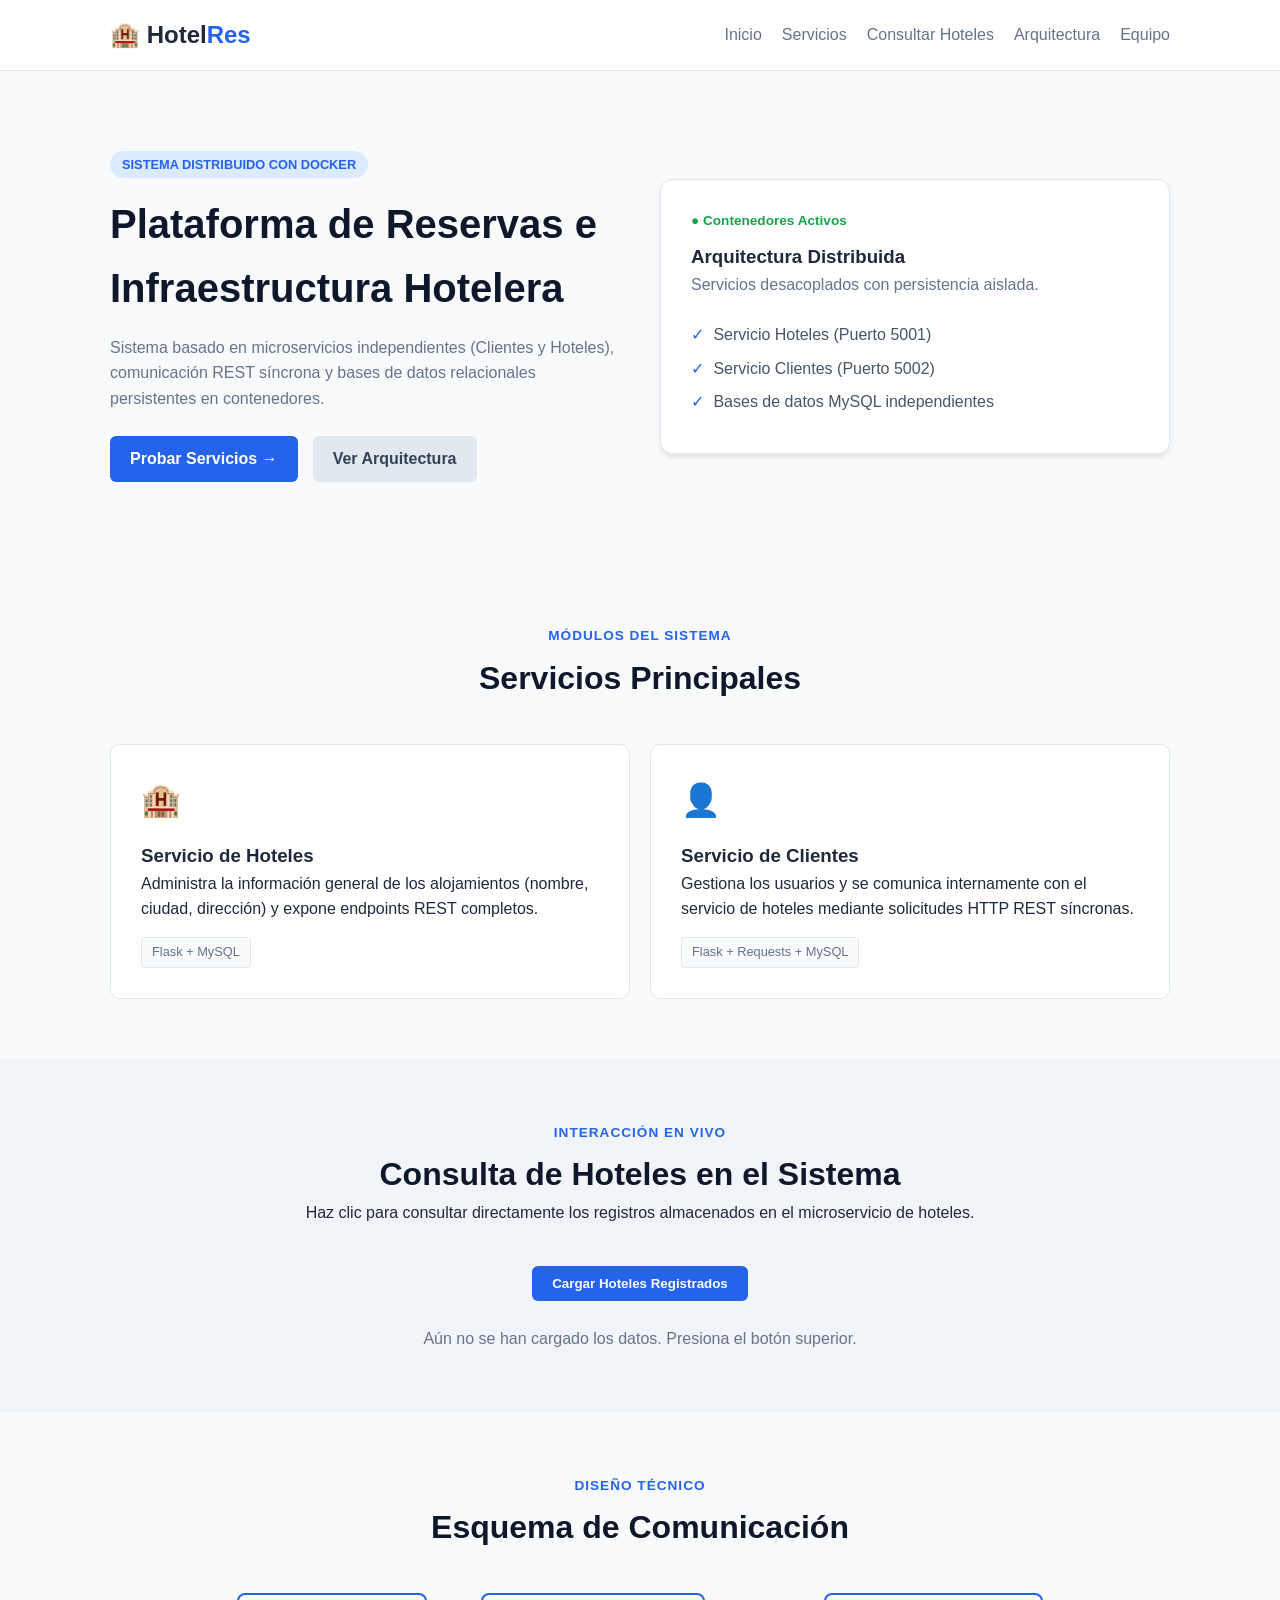
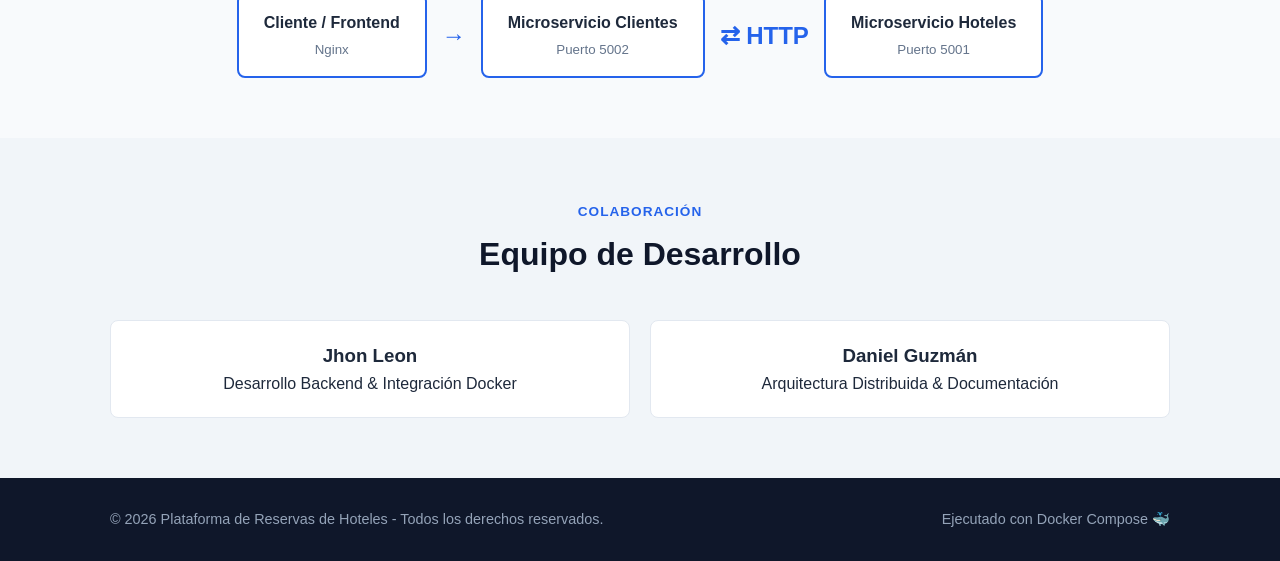
<file: home/index.html>
<!DOCTYPE html>
<html lang="es">
<head>
    <meta charset="UTF-8">
    <meta name="viewport" content="width=device-width, initial-scale=1.0">
    <title>HotelRes | Plataforma de Reservas</title>
    <link rel="stylesheet" href="style.css">
</head>
<body>

    <!-- HEADER / NAVBAR -->
    <header class="navbar">
        <div class="container nav-container">
            <a href="#" class="logo">🏨 Hotel<span>Res</span></a>
            <nav class="nav-links">
                <a href="#inicio">Inicio</a>
                <a href="#servicios">Servicios</a>
                <a href="#datos">Consultar Hoteles</a>
                <a href="#arquitectura">Arquitectura</a>
                <a href="#equipo">Equipo</a>
            </nav>
        </div>
    </header>

    <main>
        <!-- SECCIÓN INICIO / HERO -->
        <section id="inicio" class="hero">
            <div class="container hero-grid">
                <div class="hero-text">
                    <span class="badge">SISTEMA DISTRIBUIDO CON DOCKER</span>
                    <h1>Plataforma de Reservas e Infraestructura Hotelera</h1>
                    <p>
                        Sistema basado en microservicios independientes (Clientes y Hoteles), 
                        comunicación REST síncrona y bases de datos relacionales persistentes en contenedores.
                    </p>
                    <div class="hero-buttons">
                        <a href="#datos" class="btn primary">Probar Servicios →</a>
                        <a href="#arquitectura" class="btn secondary">Ver Arquitectura</a>
                    </div>
                </div>
                <div class="hero-card">
                    <div class="card-status">● Contenedores Activos</div>
                    <h3>Arquitectura Distribuida</h3>
                    <p>Servicios desacoplados con persistencia aislada.</p>
                    <ul class="card-list">
                        <li><span>✓</span> Servicio Hoteles (Puerto 5001)</li>
                        <li><span>✓</span> Servicio Clientes (Puerto 5002)</li>
                        <li><span>✓</span> Bases de datos MySQL independientes</li>
                    </ul>
                </div>
            </div>
        </section>

        <!-- SECCIÓN SERVICIOS IMPLEMENTADOS -->
        <section id="servicios" class="section">
            <div class="container">
                <div class="section-title">
                    <span class="subtitle">MÓDULOS DEL SISTEMA</span>
                    <h2>Servicios Principales</h2>
                </div>
                <div class="services-grid">
                    <div class="service-card">
                        <div class="service-icon">🏨</div>
                        <h3>Servicio de Hoteles</h3>
                        <p>Administra la información general de los alojamientos (nombre, ciudad, dirección) y expone endpoints REST completos.</p>
                        <span class="tech-tag">Flask + MySQL</span>
                    </div>
                    <div class="service-card">
                        <div class="service-icon">👤</div>
                        <h3>Servicio de Clientes</h3>
                        <p>Gestiona los usuarios y se comunica internamente con el servicio de hoteles mediante solicitudes HTTP REST síncronas.</p>
                        <span class="tech-tag">Flask + Requests + MySQL</span>
                    </div>
                </div>
            </div>
        </section>

        <!-- SECCIÓN PRUEBA DE CONEXIÓN CON EL BACKEND -->
        <section id="datos" class="section bg-light">
            <div class="container">
                <div class="section-title">
                    <span class="subtitle">INTERACCIÓN EN VIVO</span>
                    <h2>Consulta de Hoteles en el Sistema</h2>
                    <p>Haz clic para consultar directamente los registros almacenados en el microservicio de hoteles.</p>
                </div>
                <div class="center-box">
                    <button id="btn-cargar" class="btn primary">Cargar Hoteles Registrados</button>
                </div>
                <div id="hoteles-container" class="hotels-grid">
                    <!-- Aquí se inyectarán los hoteles mediante JavaScript -->
                    <p class="placeholder-text">Aún no se han cargado los datos. Presiona el botón superior.</p>
                </div>
            </div>
        </section>

        <!-- SECCIÓN ARQUITECTURA -->
        <section id="arquitectura" class="section">
            <div class="container">
                <div class="section-title">
                    <span class="subtitle">DISEÑO TÉCNICO</span>
                    <h2>Esquema de Comunicación</h2>
                </div>
                <div class="arch-box">
                    <div class="arch-node">Cliente / Frontend<br><small>Nginx</small></div>
                    <div class="arch-arrow">→</div>
                    <div class="arch-node">Microservicio Clientes<br><small>Puerto 5002</small></div>
                    <div class="arch-arrow">⇄ HTTP</div>
                    <div class="arch-node">Microservicio Hoteles<br><small>Puerto 5001</small></div>
                </div>
            </div>
        </section>

        <!-- SECCIÓN EQUIPO -->
        <section id="equipo" class="section bg-light">
            <div class="container">
                <div class="section-title">
                    <span class="subtitle">COLABORACIÓN</span>
                    <h2>Equipo de Desarrollo</h2>
                </div>
                <div class="team-grid">
                    <div class="team-card">
                        <h3>Jhon Leon</h3>
                        <p>Desarrollo Backend & Integración Docker</p>
                    </div>
                    <div class="team-card">
                        <h3>Daniel Guzmán</h3>
                        <p>Arquitectura Distribuida & Documentación</p>
                    </div>
                </div>
            </div>
        </section>
    </main>

    <!-- FOOTER -->
    <footer class="footer">
        <div class="container footer-content">
            <p>© 2026 Plataforma de Reservas de Hoteles - Todos los derechos reservados.</p>
            <p>Ejecutado con Docker Compose 🐳</p>
        </div>
    </footer>

    <script src="script.js"></script>
</body>
</html>
</file>
<file: home/style.css>
:root {
    --primary: #2563eb;
    --primary-dark: #1d4ed8;
    --bg-color: #f8fafc;
    --text-color: #1e293b;
    --border-color: #e2e8f0;
    --card-bg: #ffffff;
}

* {
    margin: 0;
    padding: 0;
    box-sizing: border-box;
    font-family: 'Segoe UI', Tahoma, Geneva, Verdana, sans-serif;
}

body {
    background-color: var(--bg-color);
    color: var(--text-color);
    line-height: 1.6;
}

.container {
    max-width: 1100px;
    margin: 0 auto;
    padding: 0 20px;
}

/* Navbar */
.navbar {
    background: var(--card-bg);
    border-bottom: 1px solid var(--border-color);
    position: sticky;
    top: 0;
    z-index: 100;
}

.nav-container {
    display: flex;
    justify-content: space-between;
    align-items: center;
    height: 70px;
}

.logo {
    font-size: 1.5rem;
    font-weight: bold;
    color: var(--text-color);
    text-decoration: none;
}

.logo span {
    color: var(--primary);
}

.nav-links {
    display: flex;
    gap: 20px;
}

.nav-links a {
    text-decoration: none;
    color: #64748b;
    font-weight: 500;
    transition: color 0.2s;
}

.nav-links a:hover {
    color: var(--primary);
}

/* Hero Section */
.hero {
    padding: 80px 0;
}

.hero-grid {
    display: grid;
    grid-template-columns: 1fr 1fr;
    gap: 40px;
    align-items: center;
}

.badge {
    background: #dbeafe;
    color: var(--primary);
    padding: 6px 12px;
    border-radius: 20px;
    font-size: 0.8rem;
    font-weight: bold;
}

.hero h1 {
    font-size: 2.5rem;
    margin: 15px 0;
    color: #0f172a;
}

.hero p {
    color: #64748b;
    margin-bottom: 25px;
}

.hero-buttons {
    display: flex;
    gap: 15px;
}

.btn {
    padding: 10px 20px;
    border-radius: 6px;
    font-weight: 600;
    text-decoration: none;
    cursor: pointer;
    border: none;
    transition: background 0.2s;
}

.btn.primary {
    background: var(--primary);
    color: white;
}

.btn.primary:hover {
    background: var(--primary-dark);
}

.btn.secondary {
    background: #e2e8f0;
    color: #334155;
}

.hero-card {
    background: var(--card-bg);
    border: 1px solid var(--border-color);
    padding: 30px;
    border-radius: 12px;
    box-shadow: 0 4px 6px -1px rgb(0 0 0 / 0.1);
}

.card-status {
    color: #16a34a;
    font-size: 0.85rem;
    font-weight: bold;
    margin-bottom: 10px;
}

.card-list {
    list-style: none;
    margin-top: 15px;
}

.card-list li {
    margin-bottom: 8px;
    color: #475569;
}

.card-list span {
    color: var(--primary);
    margin-right: 5px;
}

/* Sections */
.section {
    padding: 60px 0;
}

.bg-light {
    background: #f1f5f9;
}

.section-title {
    text-align: center;
    margin-bottom: 40px;
}

.subtitle {
    color: var(--primary);
    font-size: 0.85rem;
    font-weight: bold;
    letter-spacing: 1px;
}

.section-title h2 {
    font-size: 2rem;
    margin-top: 5px;
    color: #0f172a;
}

/* Services */
.services-grid {
    display: grid;
    grid-template-columns: repeat(auto-fit, minmax(280px, 1fr));
    gap: 20px;
}

.service-card {
    background: var(--card-bg);
    padding: 30px;
    border-radius: 10px;
    border: 1px solid var(--border-color);
}

.service-icon {
    font-size: 2rem;
    margin-bottom: 15px;
}

.tech-tag {
    display: inline-block;
    margin-top: 15px;
    background: #f8fafc;
    border: 1px solid var(--border-color);
    padding: 4px 10px;
    border-radius: 4px;
    font-size: 0.8rem;
    color: #64748b;
}

/* Live Data Box */
.center-box {
    text-align: center;
    margin-bottom: 25px;
}

.hotels-grid {
    display: grid;
    grid-template-columns: repeat(auto-fit, minmax(250px, 1fr));
    gap: 15px;
}

.hotel-card {
    background: var(--card-bg);
    padding: 20px;
    border-radius: 8px;
    border: 1px solid var(--border-color);
}

.placeholder-text, .loading {
    text-align: center;
    color: #64748b;
    grid-column: 1 / -1;
}

.error-box {
    grid-column: 1 / -1;
    background: #fee2e2;
    color: #991b1b;
    padding: 15px;
    border-radius: 6px;
    text-align: center;
}

/* Architecture */
.arch-box {
    display: flex;
    justify-content: center;
    align-items: center;
    gap: 15px;
    flex-wrap: wrap;
}

.arch-node {
    background: var(--card-bg);
    border: 2px solid var(--primary);
    padding: 15px 25px;
    border-radius: 8px;
    text-align: center;
    font-weight: bold;
}

.arch-node small {
    font-weight: normal;
    color: #64748b;
}

.arch-arrow {
    font-size: 1.5rem;
    color: var(--primary);
    font-weight: bold;
}

/* Team */
.team-grid {
    display: grid;
    grid-template-columns: repeat(auto-fit, minmax(220px, 1fr));
    gap: 20px;
}

.team-card {
    background: var(--card-bg);
    padding: 20px;
    border-radius: 8px;
    border: 1px solid var(--border-color);
    text-align: center;
}

/* Footer */
.footer {
    background: #0f172a;
    color: #94a3b8;
    padding: 30px 0;
    text-align: center;
    font-size: 0.9rem;
}

.footer-content {
    display: flex;
    justify-content: space-between;
    flex-wrap: wrap;
    gap: 10px;
}
</file>
